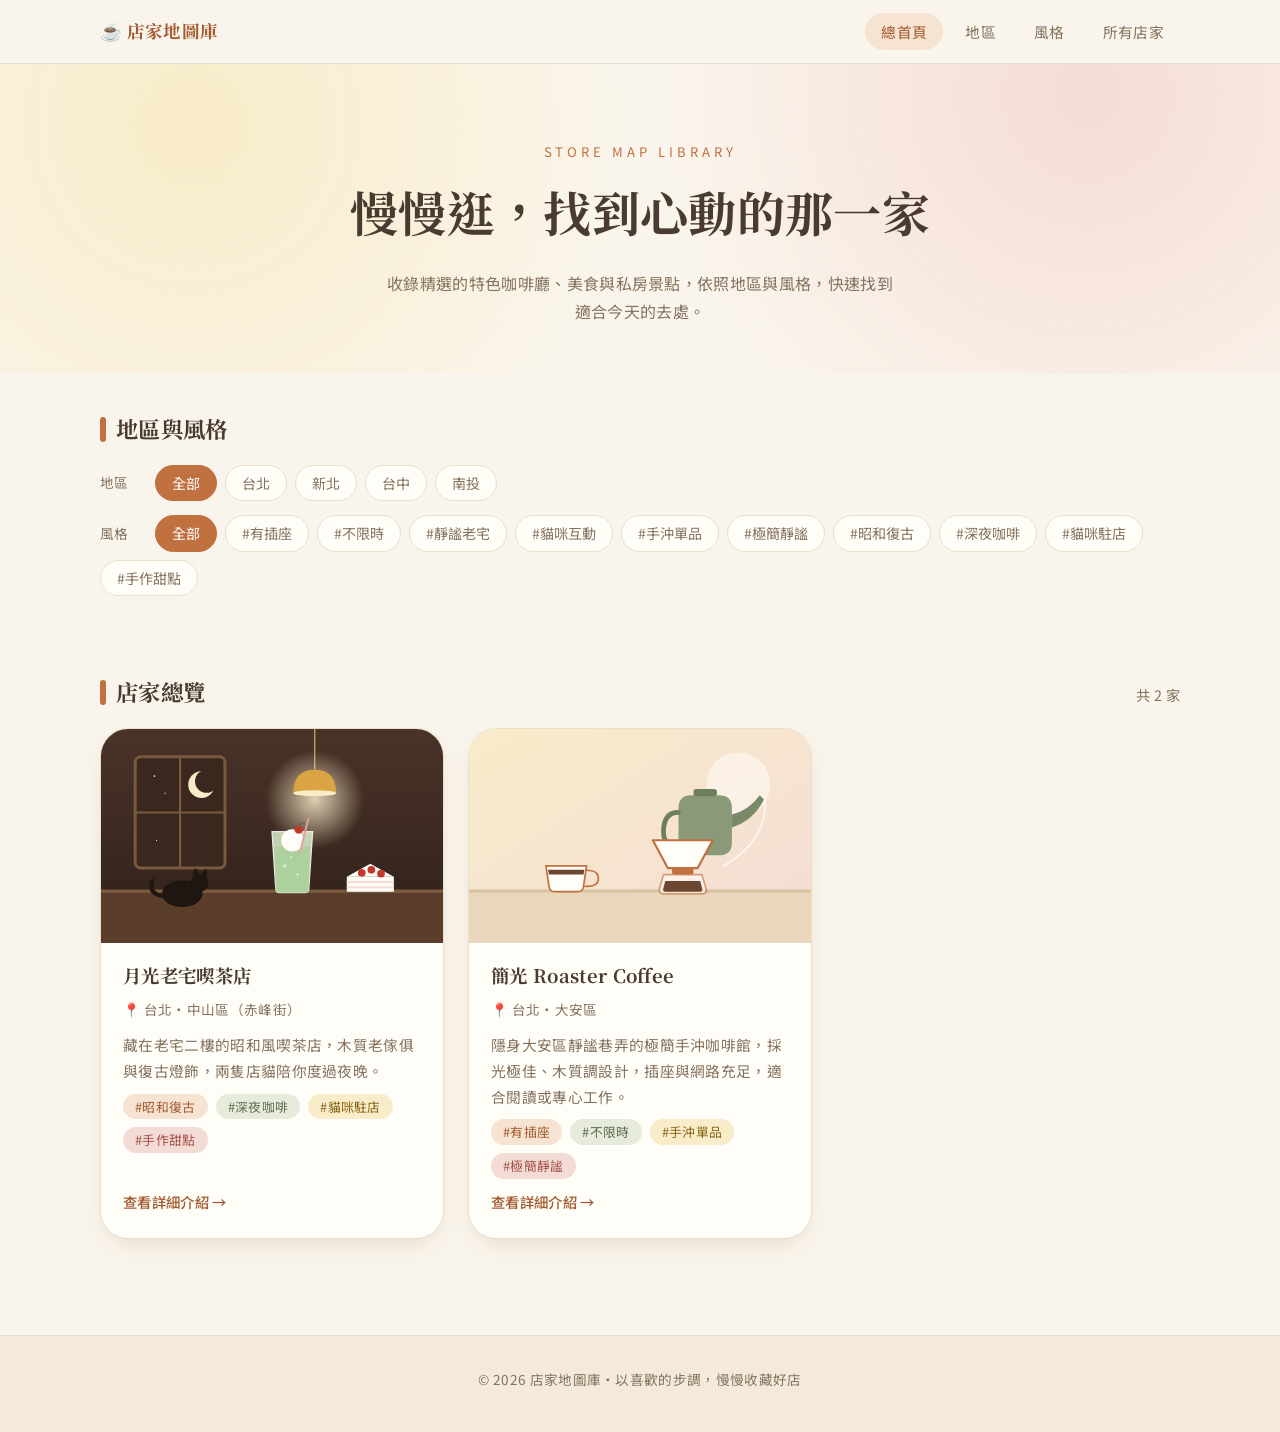
<file: index.html>
<!DOCTYPE html>
<html lang="zh-Hant">
<head>
  <meta charset="UTF-8">
  <meta name="viewport" content="width=device-width, initial-scale=1">
  <title>店家地圖庫｜精選咖啡廳・美食・私房景點</title>
  <meta name="description" content="記錄並分類精選的特色咖啡廳、美食與私房景點，依地區與風格快速探索。">
  <link rel="preconnect" href="https://fonts.googleapis.com">
  <link rel="preconnect" href="https://fonts.gstatic.com" crossorigin>
  <link href="https://fonts.googleapis.com/css2?family=Noto+Sans+TC:wght@400;500;700&family=Noto+Serif+TC:wght@600;700&display=swap" rel="stylesheet">
  <link rel="stylesheet" href="assets/style.css">
</head>
<body>

  <!-- 固定導覽列 -->
  <header class="navbar">
    <div class="container">
      <a class="brand" href="index.html">☕ 店家地圖庫</a>
      <nav class="nav-links">
        <a class="active" href="index.html">總首頁</a>
        <a href="#regions">地區</a>
        <a href="#styles">風格</a>
        <a href="#stores">所有店家</a>
      </nav>
    </div>
  </header>

  <main>
    <!-- Hero -->
    <section class="hero">
      <div class="container">
        <span class="eyebrow">STORE MAP LIBRARY</span>
        <h1>慢慢逛，找到心動的那一家</h1>
        <p>收錄精選的特色咖啡廳、美食與私房景點，依照地區與風格，快速找到適合今天的去處。</p>
      </div>
    </section>

    <!-- 地區與風格篩選 -->
    <section class="section" id="regions">
      <div class="container">
        <div class="section-head"><h2>地區與風格</h2></div>
        <div class="filters" id="styles">
          <div class="filter-row" data-filter="region">
            <span class="filter-label">地區</span>
            <button class="chip active" data-value="all">全部</button>
            <button class="chip" data-value="台北">台北</button>
            <button class="chip" data-value="新北">新北</button>
            <button class="chip" data-value="台中">台中</button>
            <button class="chip" data-value="南投">南投</button>
          </div>
          <div class="filter-row" data-filter="tag">
            <span class="filter-label">風格</span>
            <button class="chip active" data-value="all">全部</button>
            <button class="chip" data-value="有插座">#有插座</button>
            <button class="chip" data-value="不限時">#不限時</button>
            <button class="chip" data-value="靜謐老宅">#靜謐老宅</button>
            <button class="chip" data-value="貓咪互動">#貓咪互動</button>
            <button class="chip" data-value="手沖單品">#手沖單品</button>
            <button class="chip" data-value="極簡靜謐">#極簡靜謐</button>
            <button class="chip" data-value="昭和復古">#昭和復古</button>
            <button class="chip" data-value="深夜咖啡">#深夜咖啡</button>
            <button class="chip" data-value="貓咪駐店">#貓咪駐店</button>
            <button class="chip" data-value="手作甜點">#手作甜點</button>
          </div>
        </div>
      </div>
    </section>

    <!-- 店家總覽 -->
    <section class="section" id="stores">
      <div class="container">
        <div class="section-head">
          <h2>店家總覽</h2>
          <span class="count" id="store-count"></span>
        </div>

        <div class="card-grid" id="card-grid">
          <!-- ▼ 新增店家時，AI 依 AGENTS.md SOP 將新卡片插入在此註解下方（清單頂部） ▼
          範例格式：
          <a class="card" href="pages/taipei-daan-cafe-01.html" data-region="台北" data-tags="有插座,不限時">
            <img class="card-cover" src="assets/images/taipei-daan-cafe-01.jpg" alt="店名" loading="lazy">
            <div class="card-body">
              <h3>店名</h3>
              <div class="card-meta">📍 台北・大安區</div>
              <p>一句話簡介。</p>
              <div class="tags"><span class="tag">#有插座</span><span class="tag">#不限時</span></div>
              <span class="card-link">查看詳細介紹 →</span>
            </div>
          </a>
          ▲ -->

          <a class="card" href="pages/zhongshan-vintage-cafe-02.html" data-region="台北" data-tags="昭和復古,深夜咖啡,貓咪駐店,手作甜點">
            <img class="card-cover" src="assets/images/zhongshan-vintage-cafe-02.svg" alt="月光老宅喫茶店封面插圖" loading="lazy">
            <div class="card-body">
              <h3>月光老宅喫茶店</h3>
              <div class="card-meta">📍 台北・中山區（赤峰街）</div>
              <p>藏在老宅二樓的昭和風喫茶店，木質老傢俱與復古燈飾，兩隻店貓陪你度過夜晚。</p>
              <div class="tags"><span class="tag">#昭和復古</span><span class="tag">#深夜咖啡</span><span class="tag">#貓咪駐店</span><span class="tag">#手作甜點</span></div>
              <span class="card-link">查看詳細介紹 →</span>
            </div>
          </a>

          <a class="card" href="pages/taipei-daan-cafe-01.html" data-region="台北" data-tags="有插座,不限時,手沖單品,極簡靜謐">
            <img class="card-cover" src="assets/images/taipei-daan-cafe-01.svg" alt="簡光 Roaster Coffee 封面插圖" loading="lazy">
            <div class="card-body">
              <h3>簡光 Roaster Coffee</h3>
              <div class="card-meta">📍 台北・大安區</div>
              <p>隱身大安區靜謐巷弄的極簡手沖咖啡館，採光極佳、木質調設計，插座與網路充足，適合閱讀或專心工作。</p>
              <div class="tags"><span class="tag">#有插座</span><span class="tag">#不限時</span><span class="tag">#手沖單品</span><span class="tag">#極簡靜謐</span></div>
              <span class="card-link">查看詳細介紹 →</span>
            </div>
          </a>

          <div class="empty" id="empty-state">
            <strong>還沒有收錄任何店家</strong>
            對我說「新增店家」，第一張卡片就會出現在這裡。
          </div>
        </div>
      </div>
    </section>
  </main>

  <footer class="footer">
    <div class="container">© 2026 店家地圖庫・以喜歡的步調，慢慢收藏好店</div>
  </footer>

  <script>
    // 依地區與風格篩選店家卡片（對之後新增的卡片自動生效）
    (function () {
      var grid = document.getElementById('card-grid');
      var empty = document.getElementById('empty-state');
      var count = document.getElementById('store-count');
      var state = { region: 'all', tag: 'all' };

      function apply() {
        var cards = grid.querySelectorAll('.card:not(.empty)');
        var shown = 0;
        cards.forEach(function (c) {
          var tags = (c.dataset.tags || '').split(',');
          var ok = (state.region === 'all' || c.dataset.region === state.region) &&
                   (state.tag === 'all' || tags.indexOf(state.tag) !== -1);
          c.hidden = !ok;
          if (ok) shown++;
        });
        empty.hidden = cards.length > 0 && shown > 0;
        if (cards.length > 0 && shown === 0) {
          empty.querySelector('strong').textContent = '沒有符合條件的店家';
          empty.lastChild.textContent = '換個地區或風格試試看。';
        }
        count.textContent = cards.length ? '共 ' + shown + ' 家' : '';
      }

      document.querySelectorAll('.filter-row').forEach(function (row) {
        row.addEventListener('click', function (e) {
          var btn = e.target.closest('.chip');
          if (!btn) return;
          row.querySelectorAll('.chip').forEach(function (b) { b.classList.remove('active'); });
          btn.classList.add('active');
          state[row.dataset.filter] = btn.dataset.value;
          apply();
        });
      });
      apply();
    })();
  </script>
</body>
</html>
</file>
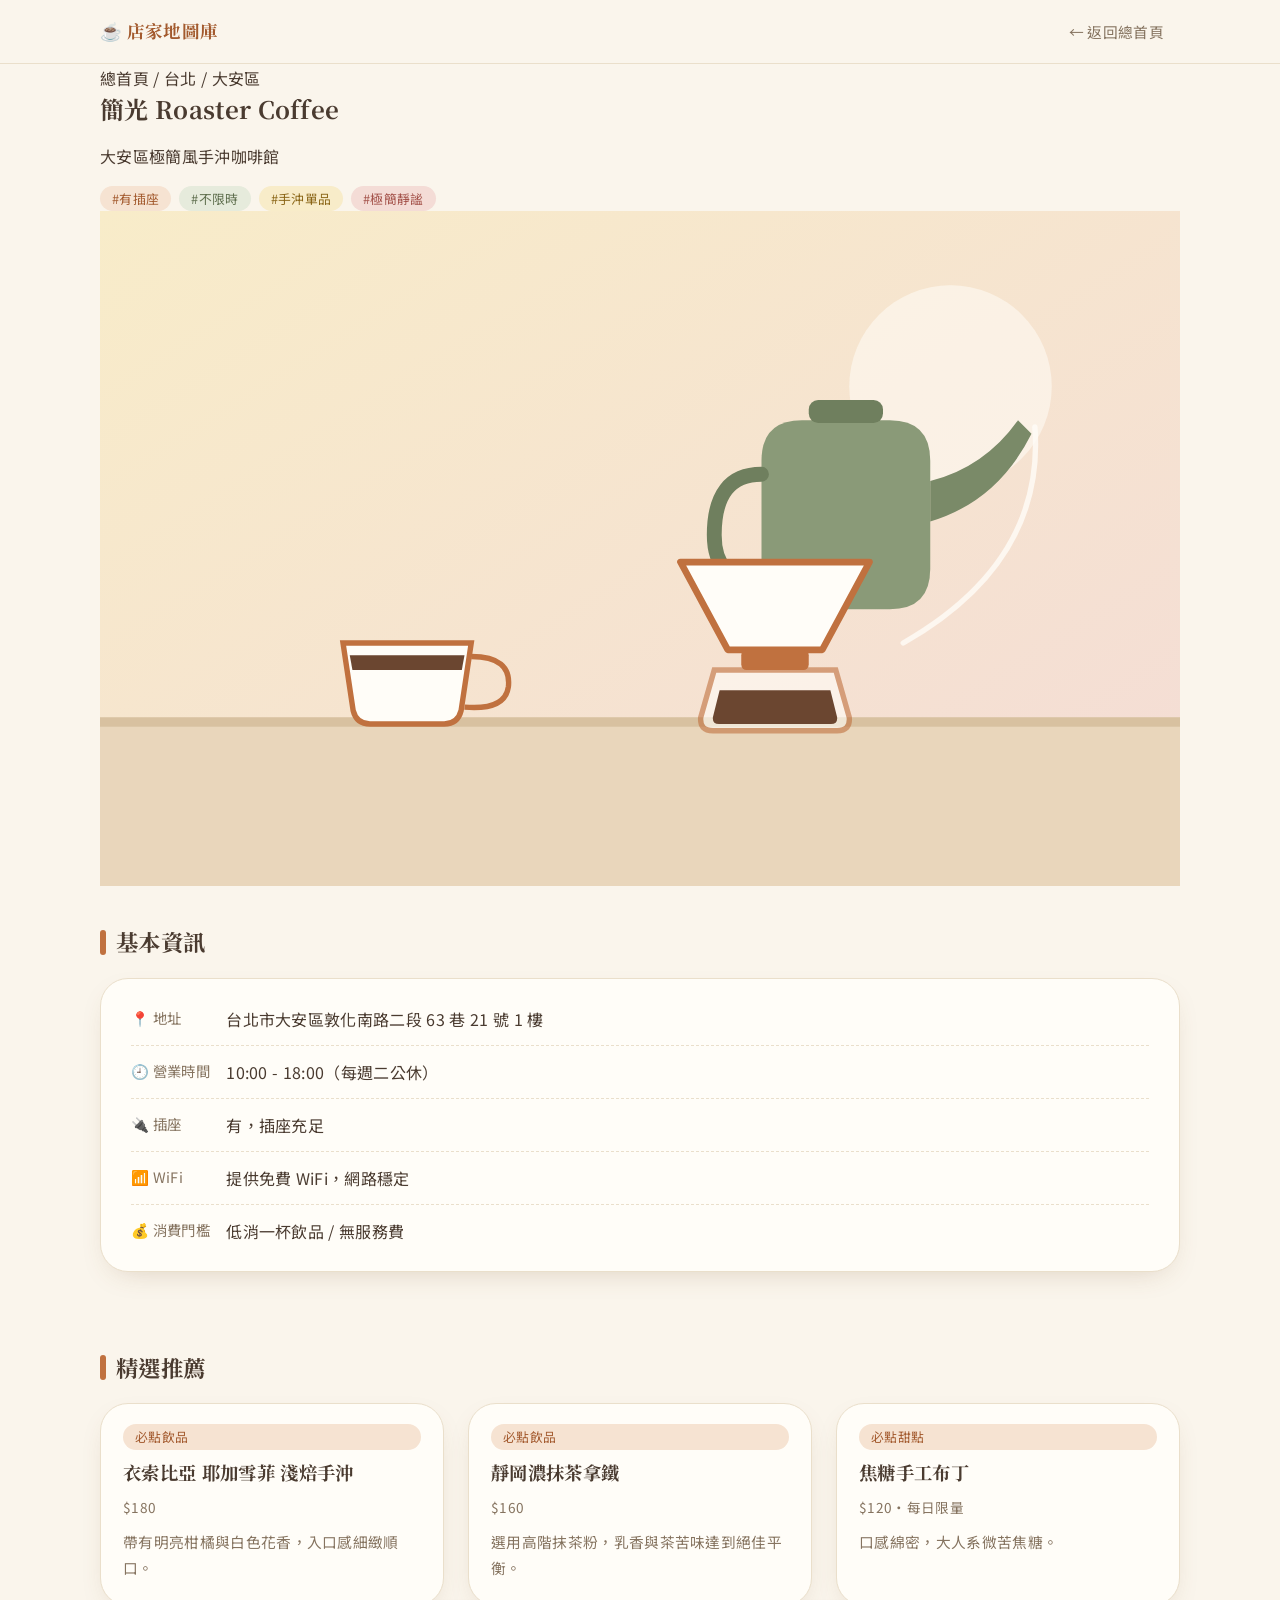
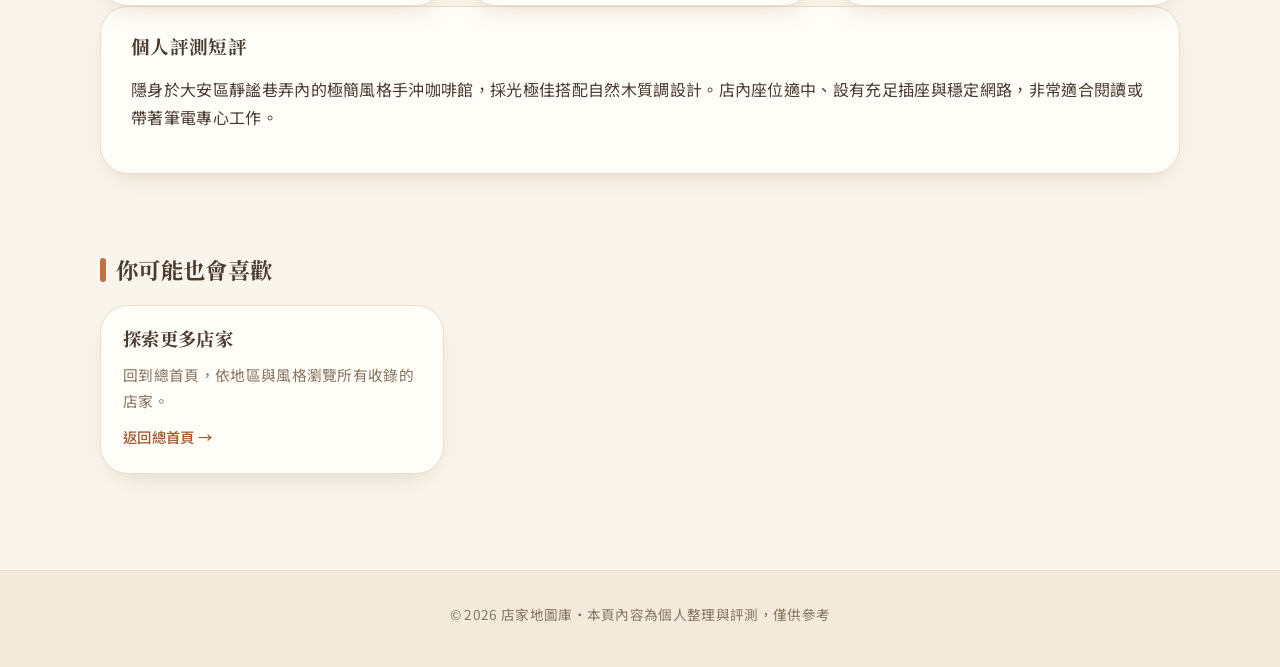
<file: pages/taipei-daan-cafe-01.html>
<!DOCTYPE html>
<html lang="zh-Hant">
<head>
  <meta charset="UTF-8">
  <meta name="viewport" content="width=device-width, initial-scale=1">
  <title>簡光 Roaster Coffee｜大安區極簡風手沖咖啡館 - 店家地圖庫</title>
  <meta name="description" content="大安區極簡風手沖咖啡館「簡光 Roaster Coffee」：基本資訊、必點推薦與個人短評。">
  <link rel="preconnect" href="https://fonts.googleapis.com">
  <link rel="preconnect" href="https://fonts.gstatic.com" crossorigin>
  <link href="https://fonts.googleapis.com/css2?family=Noto+Sans+TC:wght@400;500;700&family=Noto+Serif+TC:wght@600;700&display=swap" rel="stylesheet">
  <link rel="stylesheet" href="../assets/style.css">
</head>
<body>

  <!-- 1. 頂部導覽列（返回總選單） -->
  <header class="navbar">
    <div class="container">
      <a class="brand" href="../index.html">☕ 店家地圖庫</a>
      <nav class="nav-links">
        <a href="../index.html">← 返回總首頁</a>
      </nav>
    </div>
  </header>

  <main>
    <!-- 2. 店家標題與封面大圖 -->
    <section class="page-hero">
      <div class="container">
        <div class="breadcrumb"><a href="../index.html">總首頁</a> / 台北 / 大安區</div>
        <h1>簡光 Roaster Coffee</h1>
        <p class="subtitle">大安區極簡風手沖咖啡館</p>
        <div class="tags">
          <span class="tag">#有插座</span>
          <span class="tag">#不限時</span>
          <span class="tag">#手沖單品</span>
          <span class="tag">#極簡靜謐</span>
        </div>
        <img class="cover" src="../assets/images/taipei-daan-cafe-01.svg" alt="簡光 Roaster Coffee 封面插圖：手沖咖啡與濾杯">
      </div>
    </section>

    <div class="container page-body">
      <!-- 3. 基本資訊卡片 -->
      <section class="section">
        <div class="section-head"><h2>基本資訊</h2></div>
        <div class="info-card">
          <ul class="info-list">
            <li><span class="k">📍 地址</span><span>台北市大安區敦化南路二段 63 巷 21 號 1 樓</span></li>
            <li><span class="k">🕘 營業時間</span><span>10:00 - 18:00（每週二公休）</span></li>
            <li><span class="k">🔌 插座</span><span>有，插座充足</span></li>
            <li><span class="k">📶 WiFi</span><span>提供免費 WiFi，網路穩定</span></li>
            <li><span class="k">💰 消費門檻</span><span>低消一杯飲品 / 無服務費</span></li>
          </ul>
        </div>
      </section>

      <!-- 4. 精選推薦 -->
      <section class="section">
        <div class="section-head"><h2>精選推薦</h2></div>
        <div class="card-grid">
          <article class="card">
            <div class="card-body">
              <span class="tag">必點飲品</span>
              <h3>衣索比亞 耶加雪菲 淺焙手沖</h3>
              <div class="card-meta">$180</div>
              <p>帶有明亮柑橘與白色花香，入口感細緻順口。</p>
            </div>
          </article>
          <article class="card">
            <div class="card-body">
              <span class="tag">必點飲品</span>
              <h3>靜岡濃抹茶拿鐵</h3>
              <div class="card-meta">$160</div>
              <p>選用高階抹茶粉，乳香與茶苦味達到絕佳平衡。</p>
            </div>
          </article>
          <article class="card">
            <div class="card-body">
              <span class="tag">必點甜點</span>
              <h3>焦糖手工布丁</h3>
              <div class="card-meta">$120・每日限量</div>
              <p>口感綿密，大人系微苦焦糖。</p>
            </div>
          </article>
        </div>

        <div class="info-card review">
          <h3>個人評測短評</h3>
          <p>隱身於大安區靜謐巷弄內的極簡風格手沖咖啡館，採光極佳搭配自然木質調設計。店內座位適中、設有充足插座與穩定網路，非常適合閱讀或帶著筆電專心工作。</p>
        </div>
      </section>

      <!-- 底部推薦卡片：目前僅此一家，其餘店家新增後於此補上 -->
      <section class="section">
        <div class="section-head"><h2>你可能也會喜歡</h2></div>
        <div class="card-grid">
          <a class="card" href="../index.html">
            <div class="card-body">
              <h3>探索更多店家</h3>
              <p>回到總首頁，依地區與風格瀏覽所有收錄的店家。</p>
              <span class="card-link">返回總首頁 →</span>
            </div>
          </a>
        </div>
      </section>
    </div>
  </main>

  <!-- 5. 頁尾版權宣告 -->
  <footer class="footer">
    <div class="container">© 2026 店家地圖庫・本頁內容為個人整理與評測，僅供參考</div>
  </footer>
</body>
</html>
</file>
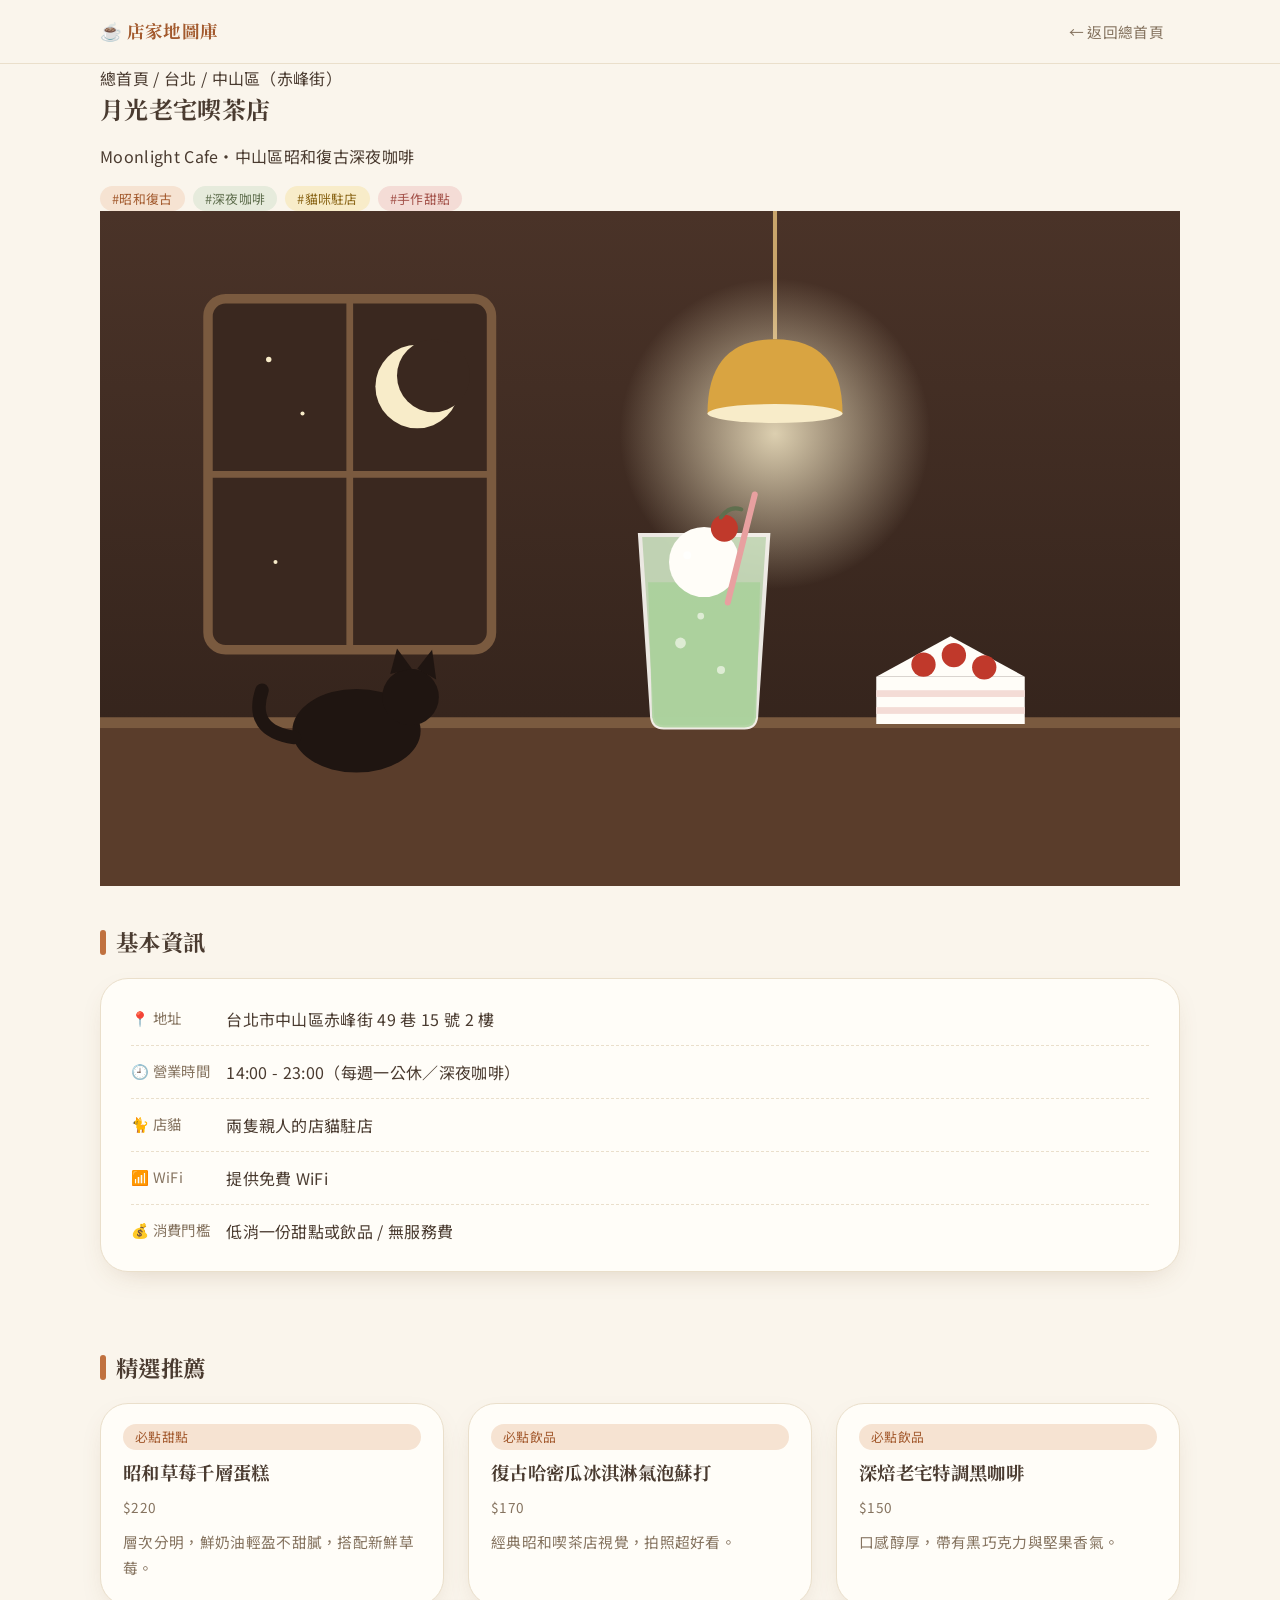
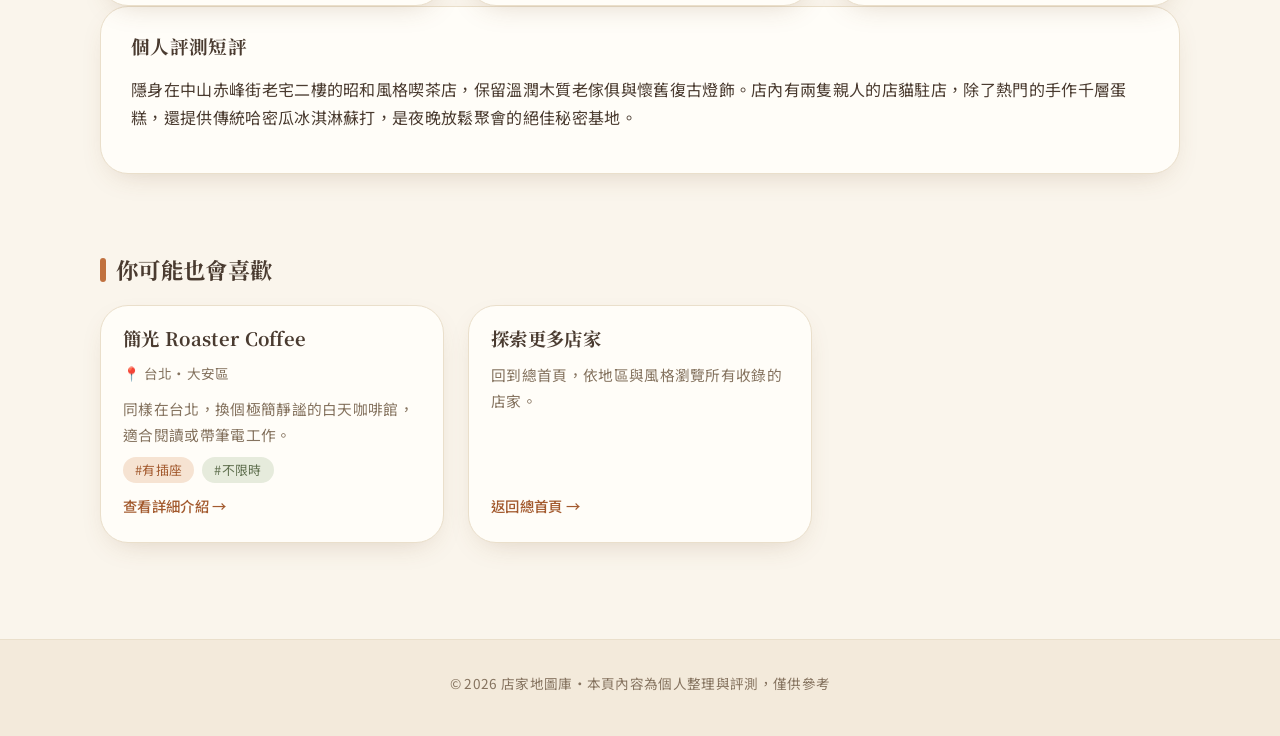
<file: pages/zhongshan-vintage-cafe-02.html>
<!DOCTYPE html>
<html lang="zh-Hant">
<head>
  <meta charset="UTF-8">
  <meta name="viewport" content="width=device-width, initial-scale=1">
  <title>月光老宅喫茶店 Moonlight Cafe｜中山區昭和復古深夜咖啡 - 店家地圖庫</title>
  <meta name="description" content="中山區赤峰街昭和風喫茶店「月光老宅喫茶店」：基本資訊、必點推薦與個人短評。">
  <link rel="preconnect" href="https://fonts.googleapis.com">
  <link rel="preconnect" href="https://fonts.gstatic.com" crossorigin>
  <link href="https://fonts.googleapis.com/css2?family=Noto+Sans+TC:wght@400;500;700&family=Noto+Serif+TC:wght@600;700&display=swap" rel="stylesheet">
  <link rel="stylesheet" href="../assets/style.css">
</head>
<body>

  <!-- 1. 頂部導覽列（返回總選單） -->
  <header class="navbar">
    <div class="container">
      <a class="brand" href="../index.html">☕ 店家地圖庫</a>
      <nav class="nav-links">
        <a href="../index.html">← 返回總首頁</a>
      </nav>
    </div>
  </header>

  <main>
    <!-- 2. 店家標題與封面大圖 -->
    <section class="page-hero">
      <div class="container">
        <div class="breadcrumb"><a href="../index.html">總首頁</a> / 台北 / 中山區（赤峰街）</div>
        <h1>月光老宅喫茶店</h1>
        <p class="subtitle">Moonlight Cafe・中山區昭和復古深夜咖啡</p>
        <div class="tags">
          <span class="tag">#昭和復古</span>
          <span class="tag">#深夜咖啡</span>
          <span class="tag">#貓咪駐店</span>
          <span class="tag">#手作甜點</span>
        </div>
        <img class="cover" src="../assets/images/zhongshan-vintage-cafe-02.svg" alt="月光老宅喫茶店封面插圖：月亮、復古吊燈與哈密瓜蘇打">
      </div>
    </section>

    <div class="container page-body">
      <!-- 3. 基本資訊卡片 -->
      <section class="section">
        <div class="section-head"><h2>基本資訊</h2></div>
        <div class="info-card">
          <ul class="info-list">
            <li><span class="k">📍 地址</span><span>台北市中山區赤峰街 49 巷 15 號 2 樓</span></li>
            <li><span class="k">🕘 營業時間</span><span>14:00 - 23:00（每週一公休／深夜咖啡）</span></li>
            <li><span class="k">🐈 店貓</span><span>兩隻親人的店貓駐店</span></li>
            <li><span class="k">📶 WiFi</span><span>提供免費 WiFi</span></li>
            <li><span class="k">💰 消費門檻</span><span>低消一份甜點或飲品 / 無服務費</span></li>
          </ul>
        </div>
      </section>

      <!-- 4. 精選推薦 -->
      <section class="section">
        <div class="section-head"><h2>精選推薦</h2></div>
        <div class="card-grid">
          <article class="card">
            <div class="card-body">
              <span class="tag">必點甜點</span>
              <h3>昭和草莓千層蛋糕</h3>
              <div class="card-meta">$220</div>
              <p>層次分明，鮮奶油輕盈不甜膩，搭配新鮮草莓。</p>
            </div>
          </article>
          <article class="card">
            <div class="card-body">
              <span class="tag">必點飲品</span>
              <h3>復古哈密瓜冰淇淋氣泡蘇打</h3>
              <div class="card-meta">$170</div>
              <p>經典昭和喫茶店視覺，拍照超好看。</p>
            </div>
          </article>
          <article class="card">
            <div class="card-body">
              <span class="tag">必點飲品</span>
              <h3>深焙老宅特調黑咖啡</h3>
              <div class="card-meta">$150</div>
              <p>口感醇厚，帶有黑巧克力與堅果香氣。</p>
            </div>
          </article>
        </div>

        <div class="info-card review">
          <h3>個人評測短評</h3>
          <p>隱身在中山赤峰街老宅二樓的昭和風格喫茶店，保留溫潤木質老傢俱與懷舊復古燈飾。店內有兩隻親人的店貓駐店，除了熱門的手作千層蛋糕，還提供傳統哈密瓜冰淇淋蘇打，是夜晚放鬆聚會的絕佳秘密基地。</p>
        </div>
      </section>

      <!-- 底部推薦卡片 -->
      <section class="section">
        <div class="section-head"><h2>你可能也會喜歡</h2></div>
        <div class="card-grid">
          <a class="card" href="taipei-daan-cafe-01.html">
            <div class="card-body">
              <h3>簡光 Roaster Coffee</h3>
              <div class="card-meta">📍 台北・大安區</div>
              <p>同樣在台北，換個極簡靜謐的白天咖啡館，適合閱讀或帶筆電工作。</p>
              <div class="tags"><span class="tag">#有插座</span><span class="tag">#不限時</span></div>
              <span class="card-link">查看詳細介紹 →</span>
            </div>
          </a>
          <a class="card" href="../index.html">
            <div class="card-body">
              <h3>探索更多店家</h3>
              <p>回到總首頁，依地區與風格瀏覽所有收錄的店家。</p>
              <span class="card-link">返回總首頁 →</span>
            </div>
          </a>
        </div>
      </section>
    </div>
  </main>

  <!-- 5. 頁尾版權宣告 -->
  <footer class="footer">
    <div class="container">© 2026 店家地圖庫・本頁內容為個人整理與評測，僅供參考</div>
  </footer>
</body>
</html>
</file>
<file: assets/style.css>
/* ==========================================================
   店家地圖庫 — 日系質感暖色調 通用樣式
   首頁（index.html）與店家頁面（pages/*.html）共用
   ========================================================== */

:root {
  --bg: #faf5ec;
  --bg-soft: #f3eadb;
  --surface: #fffdf8;
  --ink: #4a3b30;
  --ink-soft: #85735f;
  --line: #eadfcb;
  --accent: #c0713f;
  --accent-deep: #a35a2e;
  --accent-soft: #f6e3d2;
  --sage: #8a9a78;
  --sage-soft: #e6ebdc;
  --honey: #d9a441;
  --honey-soft: #f8ecc9;
  --rose-soft: #f4dcd6;

  --radius-lg: 28px;
  --radius-md: 20px;
  --radius-pill: 999px;
  --shadow: 0 10px 30px -14px rgba(120, 80, 40, 0.28);
  --shadow-hover: 0 18px 38px -14px rgba(120, 80, 40, 0.38);
  --nav-h: 64px;
}

*,
*::before,
*::after { box-sizing: border-box; }

html { scroll-behavior: smooth; scroll-padding-top: calc(var(--nav-h) + 16px); }

body {
  margin: 0;
  background: var(--bg);
  color: var(--ink);
  font-family: "Noto Sans TC", "PingFang TC", "Hiragino Sans", "Microsoft JhengHei", system-ui, sans-serif;
  line-height: 1.75;
  letter-spacing: 0.02em;
  -webkit-font-smoothing: antialiased;
}

a { color: inherit; text-decoration: none; }
img { max-width: 100%; display: block; }
h1, h2, h3 {
  font-family: "Noto Serif TC", "Songti TC", "Hiragino Mincho ProN", serif;
  line-height: 1.4;
  margin: 0 0 0.5em;
  font-weight: 700;
}

.container { width: min(1080px, 100% - 40px); margin-inline: auto; }

/* ---------- 固定導覽列 ---------- */
.navbar {
  position: fixed;
  inset: 0 0 auto 0;
  height: var(--nav-h);
  z-index: 100;
  background: rgba(250, 245, 236, 0.88);
  backdrop-filter: blur(10px);
  -webkit-backdrop-filter: blur(10px);
  border-bottom: 1px solid var(--line);
}
.navbar .container {
  height: 100%;
  display: flex;
  align-items: center;
  justify-content: space-between;
  gap: 16px;
}
.brand {
  font-family: "Noto Serif TC", serif;
  font-weight: 700;
  font-size: 1.1rem;
  color: var(--accent-deep);
  display: flex;
  align-items: center;
  gap: 8px;
}
.nav-links { display: flex; gap: 6px; }
.nav-links a {
  padding: 6px 16px;
  border-radius: var(--radius-pill);
  font-size: 0.92rem;
  color: var(--ink-soft);
  transition: background 0.2s, color 0.2s;
}
.nav-links a:hover,
.nav-links a.active { background: var(--accent-soft); color: var(--accent-deep); }

main { padding-top: var(--nav-h); }

/* ---------- Hero ---------- */
.hero {
  text-align: center;
  padding: 72px 0 48px;
  background:
    radial-gradient(circle at 15% 20%, var(--honey-soft) 0, transparent 40%),
    radial-gradient(circle at 85% 10%, var(--rose-soft) 0, transparent 38%),
    var(--bg);
}
.hero .eyebrow {
  display: inline-block;
  font-size: 0.82rem;
  letter-spacing: 0.3em;
  color: var(--accent);
  margin-bottom: 14px;
}
.hero h1 { font-size: clamp(2rem, 5vw, 3rem); color: var(--ink); }
.hero p { max-width: 520px; margin: 0 auto; color: var(--ink-soft); }

/* ---------- 區塊標題 ---------- */
.section { padding: 40px 0; }
.section-head { display: flex; align-items: baseline; justify-content: space-between; margin-bottom: 20px; gap: 12px; }
.section-head h2 { font-size: 1.4rem; margin: 0; }
.section-head h2::before {
  content: "";
  display: inline-block;
  width: 6px;
  height: 1.1em;
  margin-right: 10px;
  vertical-align: -0.15em;
  background: var(--accent);
  border-radius: 3px;
}
.section-head .count { color: var(--ink-soft); font-size: 0.9rem; }

/* ---------- 標籤（淡色膠囊） ---------- */
.tag {
  display: inline-block;
  padding: 2px 12px;
  border-radius: var(--radius-pill);
  background: var(--accent-soft);
  color: var(--accent-deep);
  font-size: 0.8rem;
  line-height: 1.7;
  white-space: nowrap;
}
.tag:nth-child(4n+2) { background: var(--sage-soft); color: #5f6f4e; }
.tag:nth-child(4n+3) { background: var(--honey-soft); color: #8a6516; }
.tag:nth-child(4n+4) { background: var(--rose-soft); color: #a4524a; }
.tags { display: flex; flex-wrap: wrap; gap: 8px; }

/* ---------- 篩選膠囊按鈕 ---------- */
.filters { display: flex; flex-direction: column; gap: 14px; }
.filter-row { display: flex; flex-wrap: wrap; align-items: center; gap: 8px; }
.filter-label { font-size: 0.85rem; color: var(--ink-soft); margin-right: 6px; min-width: 3em; }
.chip {
  font: inherit;
  font-size: 0.88rem;
  padding: 5px 16px;
  border: 1px solid var(--line);
  border-radius: var(--radius-pill);
  background: var(--surface);
  color: var(--ink-soft);
  cursor: pointer;
  transition: all 0.2s;
}
.chip:hover { border-color: var(--accent); color: var(--accent-deep); }
.chip.active { background: var(--accent); border-color: var(--accent); color: #fff; }

/* ---------- 卡片 ---------- */
.card-grid {
  display: grid;
  grid-template-columns: repeat(auto-fill, minmax(290px, 1fr));
  gap: 24px;
}
.card {
  background: var(--surface);
  border: 1px solid var(--line);
  border-radius: var(--radius-lg);
  box-shadow: var(--shadow);
  overflow: hidden;
  display: flex;
  flex-direction: column;
  transition: transform 0.25s, box-shadow 0.25s;
}
a.card:hover { transform: translateY(-4px); box-shadow: var(--shadow-hover); }
.card-cover {
  aspect-ratio: 16 / 10;
  background: linear-gradient(135deg, var(--honey-soft), var(--rose-soft));
  object-fit: cover;
  width: 100%;
}
.card-body { padding: 20px 22px 24px; display: flex; flex-direction: column; gap: 10px; flex: 1; }
.card-body h3 { font-size: 1.15rem; margin: 0; }
.card-meta { font-size: 0.85rem; color: var(--ink-soft); }
.card-body p { margin: 0; color: var(--ink-soft); font-size: 0.92rem; }
.card-link { margin-top: auto; color: var(--accent-deep); font-size: 0.9rem; font-weight: 500; }

/* 資訊卡片（詳細頁用） */
.info-card {
  background: var(--surface);
  border: 1px solid var(--line);
  border-radius: var(--radius-lg);
  padding: 26px 30px;
  box-shadow: var(--shadow);
}
.info-list { list-style: none; margin: 0; padding: 0; display: grid; gap: 12px; }
.info-list li { display: flex; gap: 16px; padding-bottom: 12px; border-bottom: 1px dashed var(--line); }
.info-list li:last-child { border-bottom: 0; padding-bottom: 0; }
.info-list .k { flex: 0 0 5.5em; color: var(--ink-soft); font-size: 0.9rem; }

/* ---------- 空狀態 ---------- */
.empty {
  grid-column: 1 / -1;
  text-align: center;
  padding: 48px 24px;
  border: 2px dashed var(--line);
  border-radius: var(--radius-lg);
  color: var(--ink-soft);
  background: var(--surface);
}
.empty strong { display: block; font-family: "Noto Serif TC", serif; color: var(--ink); font-size: 1.1rem; margin-bottom: 6px; }
[hidden] { display: none !important; }

/* ---------- 頁尾 ---------- */
.footer {
  margin-top: 56px;
  padding: 32px 0 40px;
  text-align: center;
  font-size: 0.85rem;
  color: var(--ink-soft);
  border-top: 1px solid var(--line);
  background: var(--bg-soft);
}

/* ---------- RWD ---------- */
@media (max-width: 600px) {
  .nav-links a { padding: 6px 10px; font-size: 0.85rem; }
  .hero { padding: 48px 0 32px; }
  .info-card { padding: 20px; }
}
</file>
